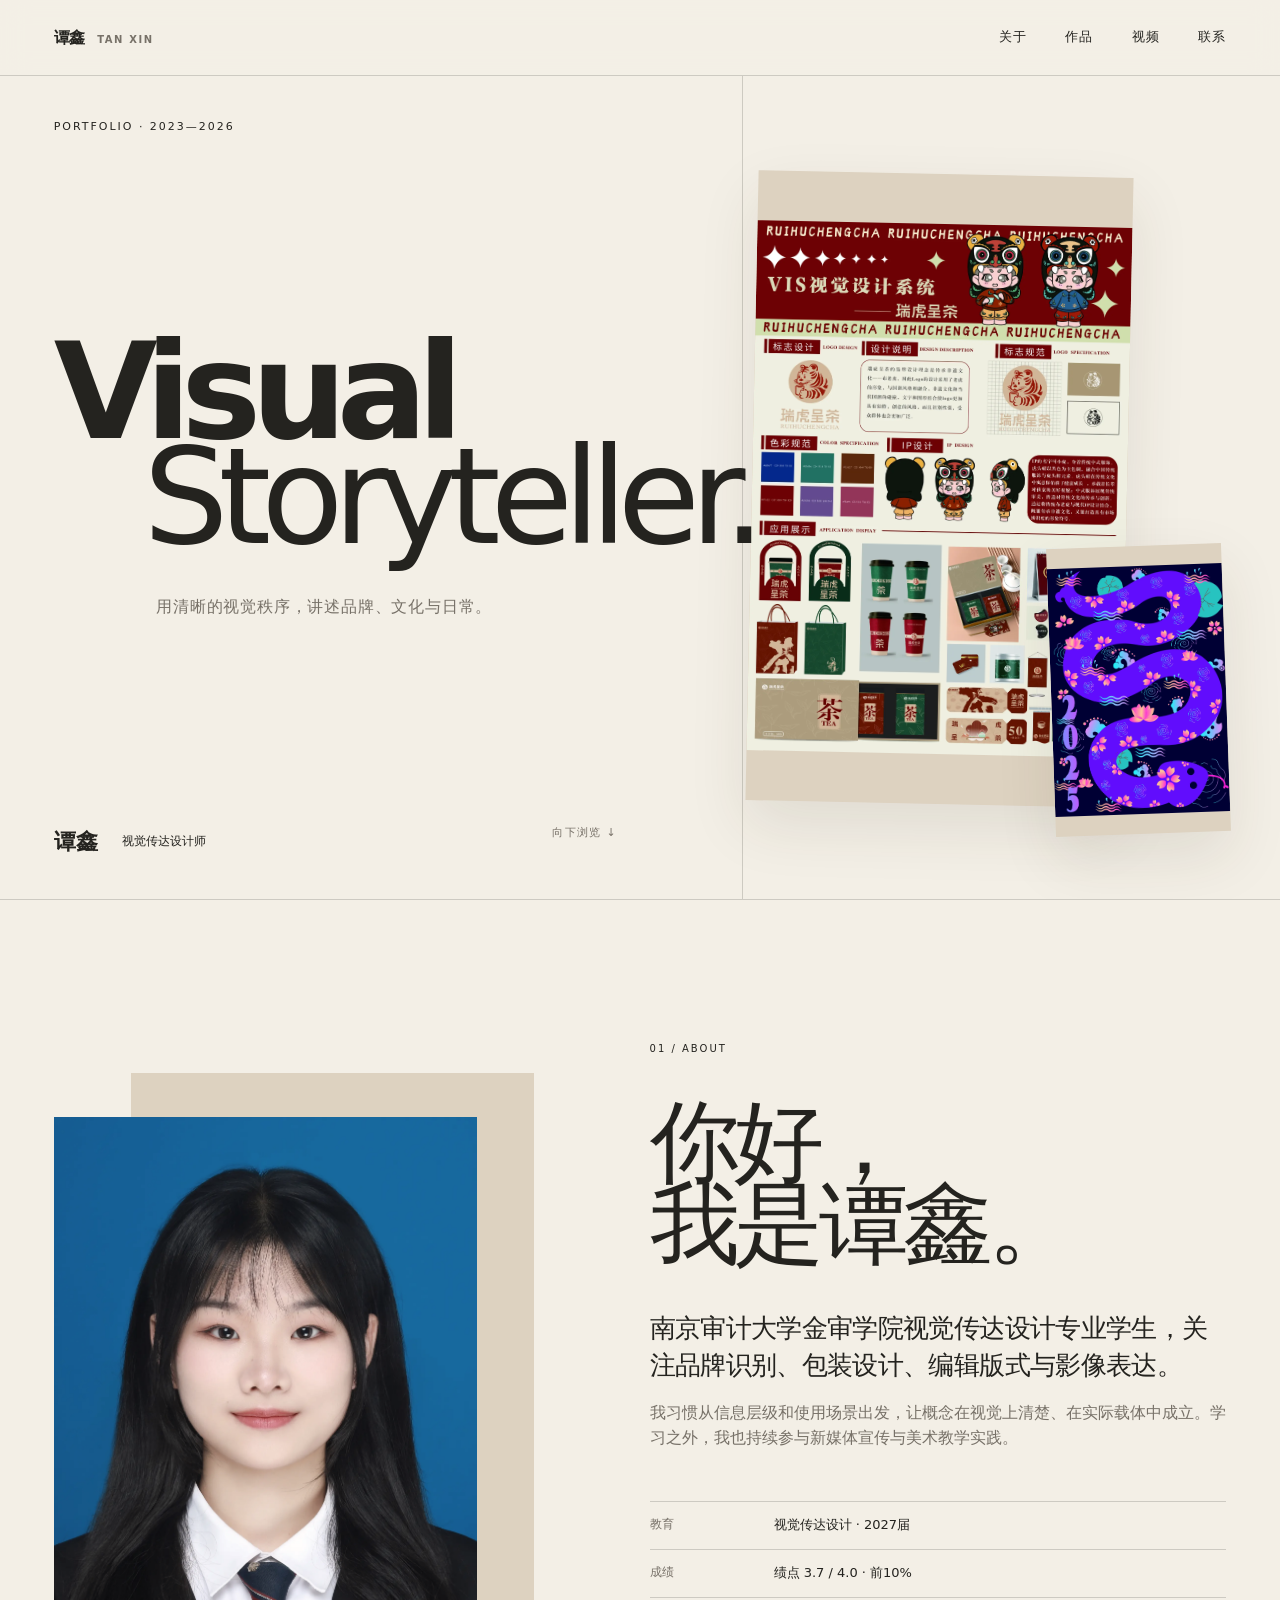
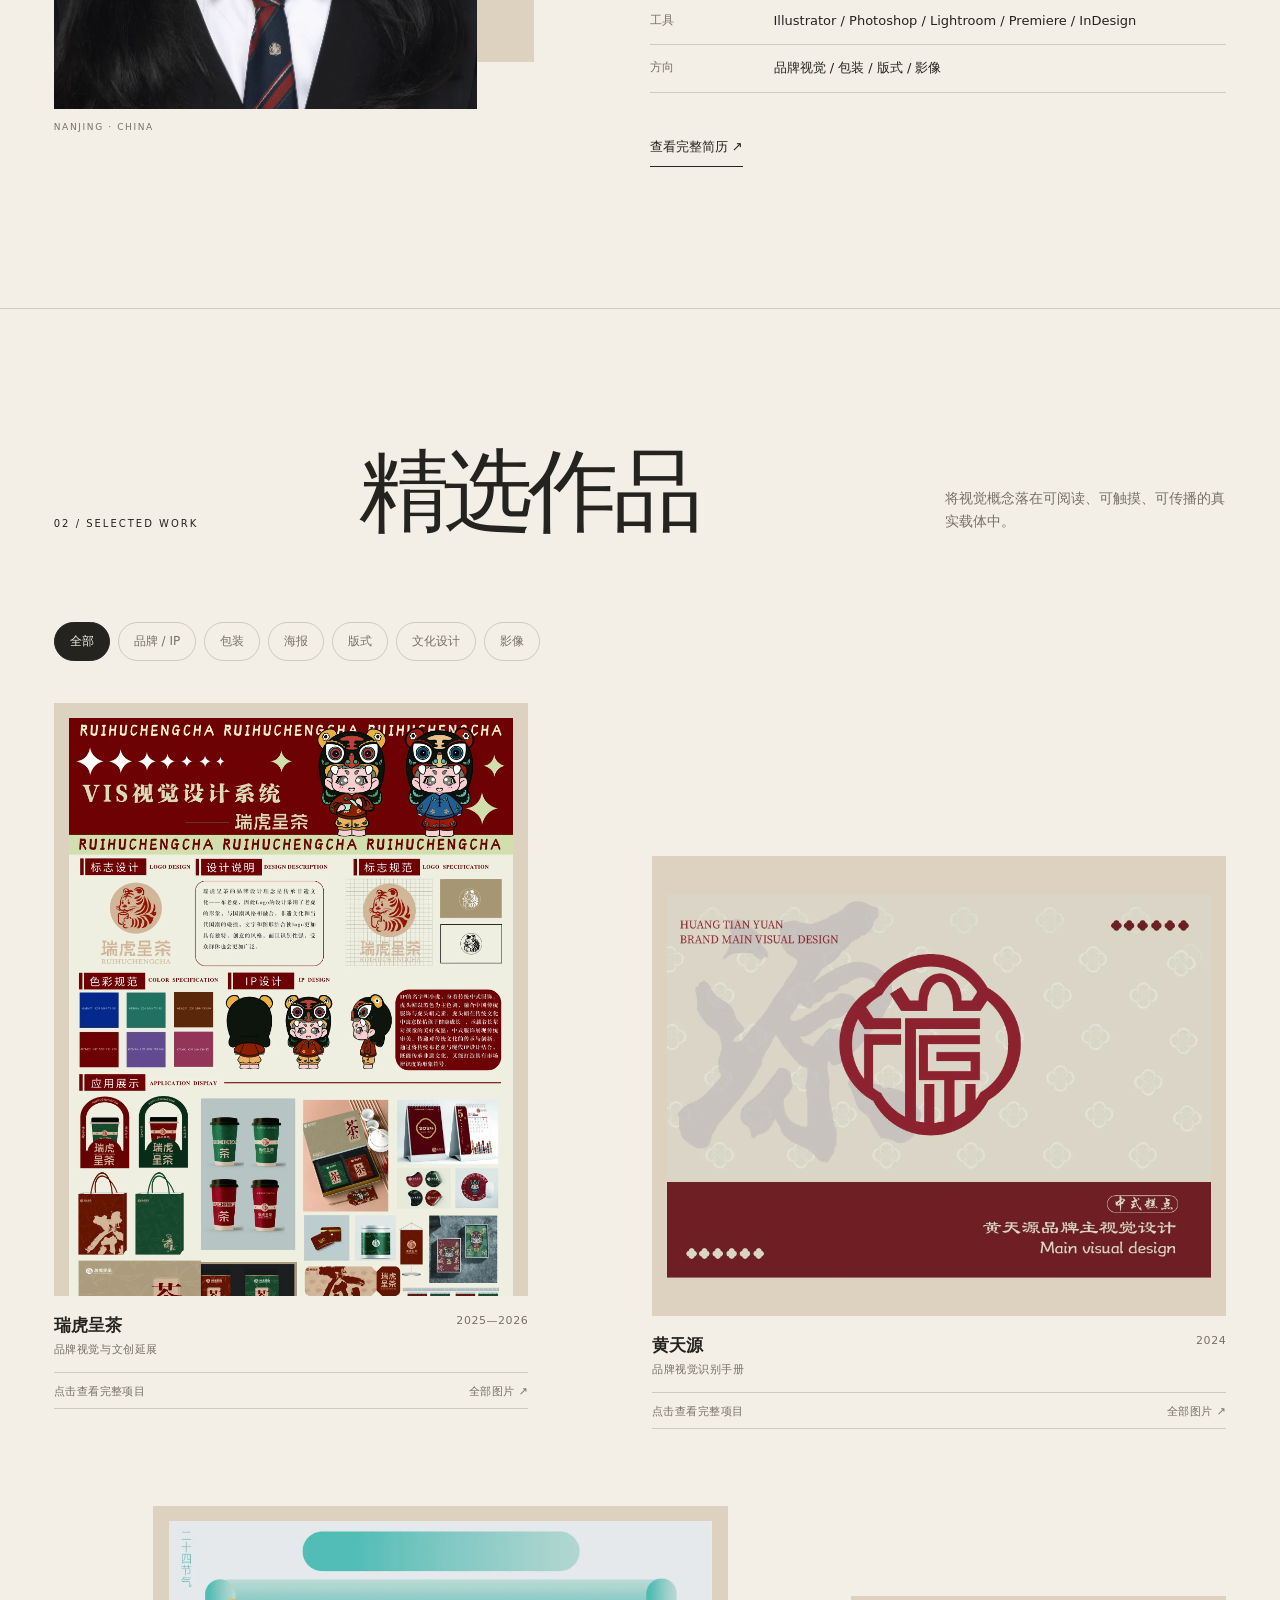
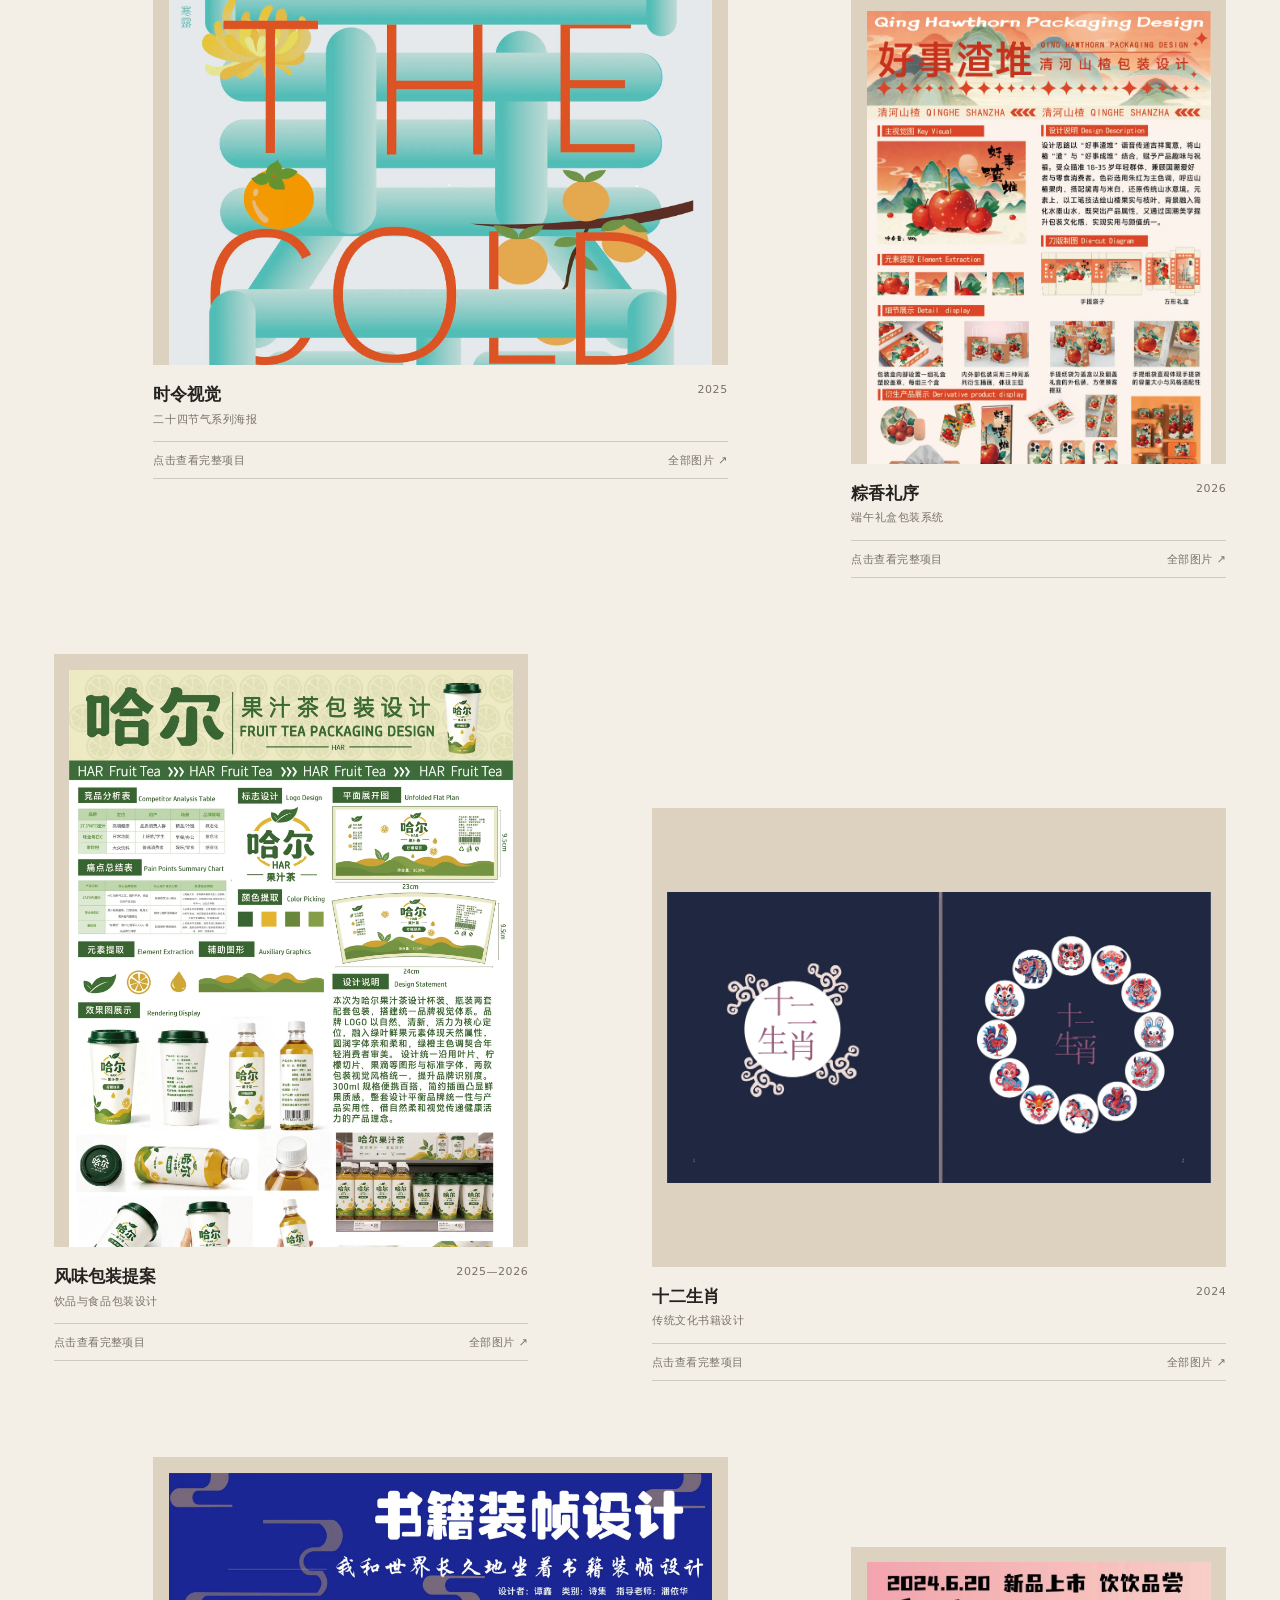
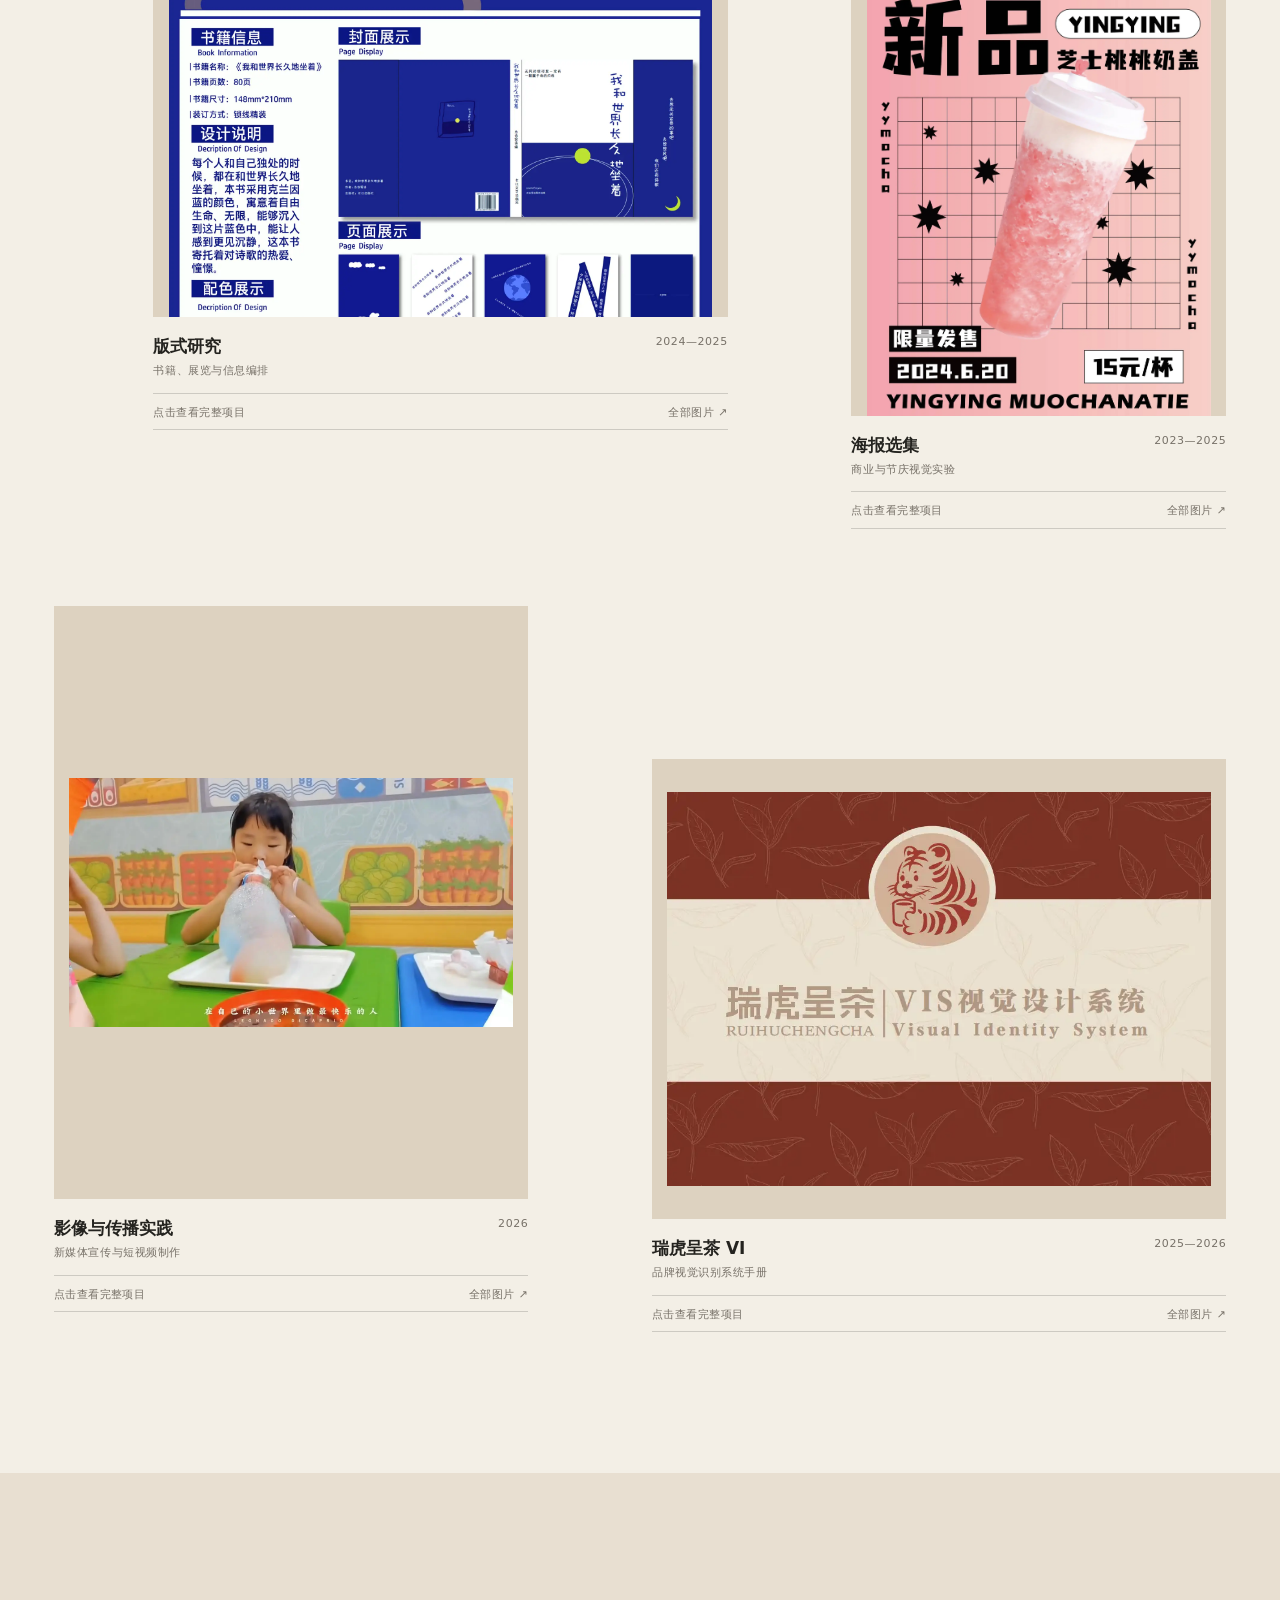
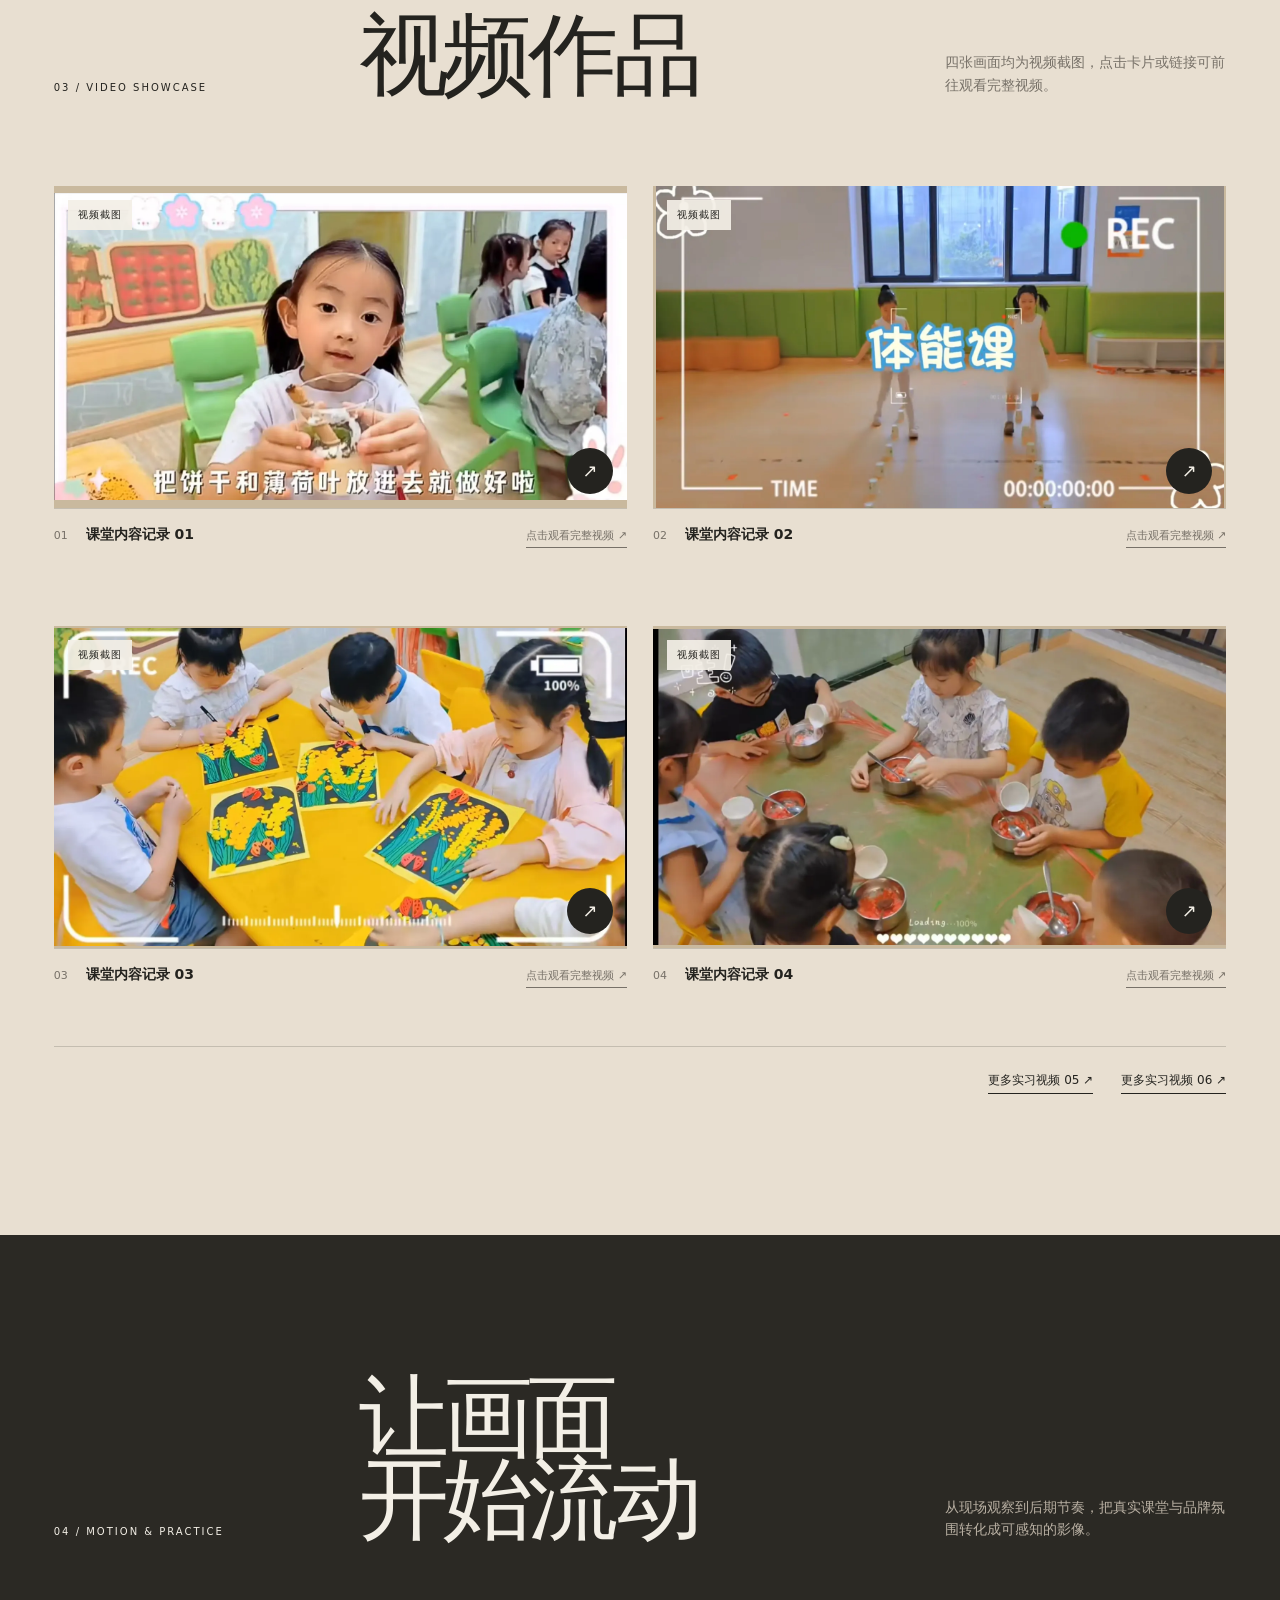
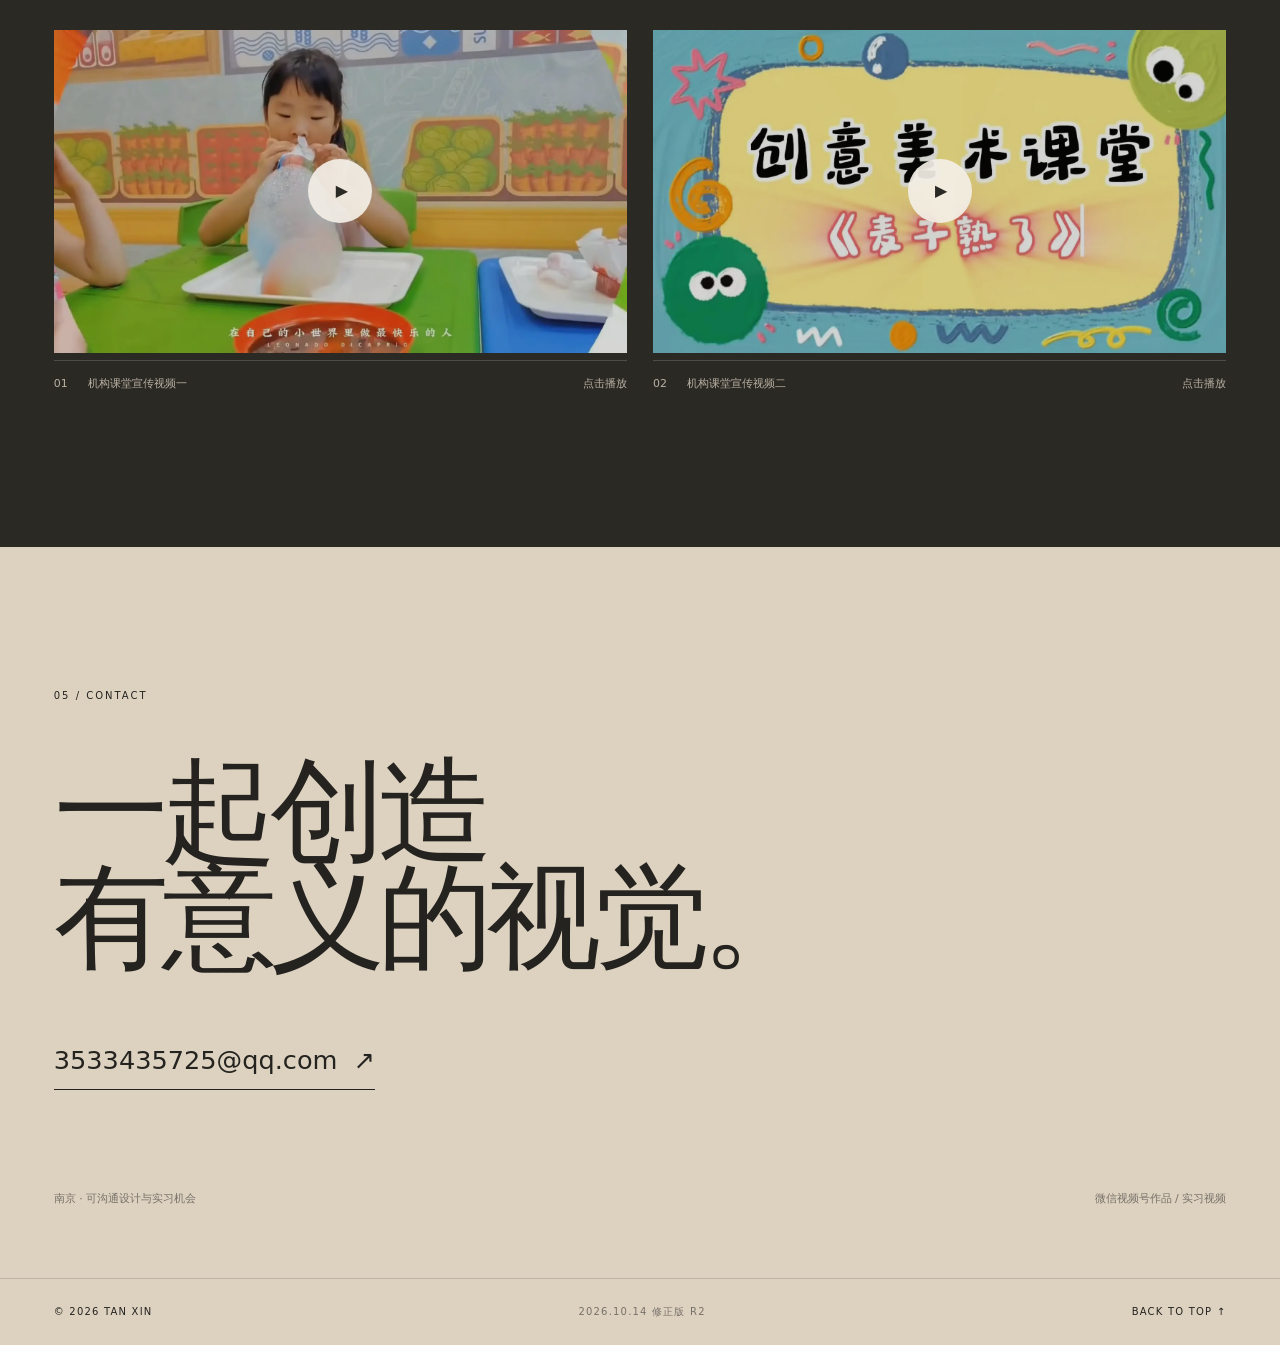
<file: index.html>
<!doctype html>
<html lang="zh-CN">
<head>
  <meta charset="utf-8">
  <meta name="viewport" content="width=device-width, initial-scale=1">
  <meta name="description" content="谭鑫，视觉传达设计师。品牌、包装、平面视觉与影像作品集。">
  <meta name="theme-color" content="#eee8dc">
  <title>谭鑫｜视觉传达设计作品集</title>
  <link rel="stylesheet" href="assets/css/styles.css">
</head>
<body data-build="2026.10.14-r2">
  <a class="skip-link" href="#main">跳至主要内容</a>
  <header class="site-header" data-header>
    <a class="brand-mark" href="#home" aria-label="返回首页">
      <span>谭鑫</span><span class="brand-mark__en">TAN XIN</span>
    </a>
    <button class="menu-toggle" type="button" aria-expanded="false" aria-controls="site-nav">
      <span class="sr-only">打开导航</span><span></span><span></span>
    </button>
    <nav id="site-nav" class="site-nav" aria-label="主导航">
      <a href="#about">关于</a>
      <a href="#works">作品</a>
      <a href="#video-showcase">视频</a>
      <a href="#contact">联系</a>
    </nav>
  </header>

  <main id="main">
    <section id="home" class="hero" aria-labelledby="hero-title">
      <div class="hero__eyebrow">PORTFOLIO · 2023—2026</div>
      <div class="hero__copy">
        <h1 id="hero-title"><span>Visual</span><span>Storyteller.</span></h1>
        <p>用清晰的视觉秩序，讲述品牌、文化与日常。</p>
      </div>
      <figure class="hero__art hero__art--primary">
        <img src="assets/images/other-08.webp" alt="瑞虎呈茶品牌视觉设计" width="2400" height="3394" fetchpriority="high">
      </figure>
      <figure class="hero__art hero__art--secondary" aria-hidden="true">
        <img src="assets/images/posters-01.webp" alt="" width="1698" height="2400">
      </figure>
      <div class="hero__identity">
        <span>谭鑫</span>
        <span>视觉传达设计师</span>
      </div>
      <a class="scroll-cue" href="#about">向下浏览 <span aria-hidden="true">↓</span></a>
    </section>

    <section id="about" class="section about-section" aria-labelledby="about-title">
      <div class="about-portrait">
        <img src="assets/images/profile-01.webp" alt="谭鑫证件照" width="1714" height="2400" loading="eager">
        <span class="portrait-note">NANJING · CHINA</span>
      </div>
      <div class="about-copy">
        <p class="section-kicker">01 / ABOUT</p>
        <h2 id="about-title">你好，<br>我是谭鑫。</h2>
        <p class="about-lead">南京审计大学金审学院视觉传达设计专业学生，关注品牌识别、包装设计、编辑版式与影像表达。</p>
        <p>我习惯从信息层级和使用场景出发，让概念在视觉上清楚、在实际载体中成立。学习之外，我也持续参与新媒体宣传与美术教学实践。</p>
        <dl class="about-facts">
          <div><dt>教育</dt><dd>视觉传达设计 · 2027届</dd></div>
          <div><dt>成绩</dt><dd>绩点 3.7 / 4.0 · 前10%</dd></div>
          <div><dt>工具</dt><dd>Illustrator / Photoshop / Lightroom / Premiere / InDesign</dd></div>
          <div><dt>方向</dt><dd>品牌视觉 / 包装 / 版式 / 影像</dd></div>
        </dl>
        <button class="text-button" type="button" data-preview-src="assets/images/profile-02.webp" data-preview-alt="谭鑫个人简历">查看完整简历 <span aria-hidden="true">↗</span></button>
      </div>
    </section>

    <section id="works" class="section works-section" aria-labelledby="works-title">
      <header class="section-heading">
        <p class="section-kicker">02 / SELECTED WORK</p>
        <h2 id="works-title">精选作品</h2>
        <p>将视觉概念落在可阅读、可触摸、可传播的真实载体中。</p>
      </header>
      <div class="filters" data-filters aria-label="作品分类"></div>
      <div class="project-grid" data-project-grid aria-live="polite"></div>
    </section>

    <section id="video-showcase" class="section video-showcase" aria-labelledby="video-showcase-title">
      <header class="section-heading">
        <p class="section-kicker">03 / VIDEO SHOWCASE</p>
        <h2 id="video-showcase-title">视频作品</h2>
        <p>四张画面均为视频截图，点击卡片或链接可前往观看完整视频。</p>
      </header>
      <div class="linked-video-grid" data-video-showcase-grid></div>
      <div class="extra-video-links" data-extra-video-links aria-label="更多完整视频"></div>
    </section>

    <section id="motion" class="section motion-section" aria-labelledby="motion-title">
      <header class="section-heading section-heading--light">
        <p class="section-kicker">04 / MOTION &amp; PRACTICE</p>
        <h2 id="motion-title">让画面<br>开始流动</h2>
        <p>从现场观察到后期节奏，把真实课堂与品牌氛围转化成可感知的影像。</p>
      </header>
      <div class="motion-grid" data-motion-grid></div>
    </section>

    <section id="contact" class="contact-section" aria-labelledby="contact-title">
      <p class="section-kicker">05 / CONTACT</p>
      <h2 id="contact-title">一起创造<br>有意义的视觉。</h2>
      <a class="email-link" href="mailto:3533435725@qq.com">3533435725@qq.com <span aria-hidden="true">↗</span></a>
      <div class="contact-meta">
        <span>南京 · 可沟通设计与实习机会</span>
        <a href="#video-showcase">微信视频号作品 / 实习视频</a>
      </div>
    </section>
  </main>

  <footer class="site-footer">
    <span>© 2026 TAN XIN</span>
    <span class="site-footer__build">2026.10.14 修正版 R2</span>
    <a href="#home">BACK TO TOP ↑</a>
  </footer>

  <dialog class="project-dialog" data-project-dialog aria-labelledby="project-dialog-title">
    <button class="dialog-close" type="button" data-close-dialog aria-label="关闭项目详情">×</button>
    <div class="project-dialog__content" data-project-dialog-content></div>
  </dialog>

  <dialog class="media-dialog" data-media-dialog aria-label="媒体预览">
    <button class="dialog-close dialog-close--floating" type="button" data-close-media aria-label="关闭预览">×</button>
    <div class="media-dialog__stage" data-media-stage></div>
  </dialog>

  <noscript>
    <section class="noscript-note"><h2>谭鑫｜视觉传达设计师</h2><p>请启用 JavaScript 浏览完整作品。联系邮箱：3533435725@qq.com</p></section>
  </noscript>
  <script src="assets/js/projects.js" defer></script>
  <script src="assets/js/app.js" defer></script>
</body>
</html>
</file>
<file: assets/css/styles.css>
:root {
  --paper: #f3efe6;
  --sand: #ddd2c0;
  --sand-deep: #c9b99e;
  --ink: #24231f;
  --muted: #777168;
  --accent: #8b4e34;
  --line: rgba(36, 35, 31, 0.18);
  --dark: #2b2924;
  --white: #fffdf8;
  --gutter: clamp(22px, 4.2vw, 72px);
  --radius: 3px;
}

*, *::before, *::after { box-sizing: border-box; }
html { scroll-behavior: smooth; }
body {
  margin: 0;
  color: var(--ink);
  background: var(--paper);
  font-family: "Microsoft YaHei", "SimHei", "Noto Sans SC", ui-sans-serif, system-ui, sans-serif;
  font-size: 16px;
  line-height: 1.6;
  text-rendering: optimizeLegibility;
}
body.is-dialog-open, body.is-menu-open { overflow: hidden; }
img, video { display: block; width: 100%; }
button, a { color: inherit; font: inherit; }
button { border: 0; }
a { text-decoration: none; }

.sr-only {
  position: absolute;
  width: 1px;
  height: 1px;
  padding: 0;
  margin: -1px;
  overflow: hidden;
  clip: rect(0, 0, 0, 0);
  white-space: nowrap;
  border: 0;
}

.skip-link {
  position: fixed;
  left: 16px;
  top: -80px;
  z-index: 1000;
  padding: 10px 16px;
  background: var(--ink);
  color: var(--white);
  transition: top 180ms ease;
}
.skip-link:focus { top: 16px; }
:focus-visible { outline: 2px solid var(--accent); outline-offset: 4px; }

.site-header {
  position: fixed;
  inset: 0 0 auto;
  z-index: 100;
  height: 76px;
  display: flex;
  align-items: center;
  justify-content: space-between;
  padding: 0 var(--gutter);
  border-bottom: 1px solid var(--line);
  background: color-mix(in srgb, var(--paper) 88%, transparent);
  backdrop-filter: blur(14px);
}
.brand-mark { display: flex; align-items: baseline; gap: 12px; font-weight: 750; letter-spacing: -.02em; }
.brand-mark__en { color: var(--muted); font-size: 10px; font-weight: 600; letter-spacing: .16em; }
.site-nav { display: flex; align-items: center; gap: clamp(22px, 3vw, 48px); }
.site-nav a { position: relative; font-size: 13px; letter-spacing: .08em; }
.site-nav a::after {
  content: "";
  position: absolute;
  inset: auto 0 -7px;
  height: 1px;
  background: currentColor;
  transform: scaleX(0);
  transform-origin: right;
  transition: transform 220ms ease;
}
.site-nav a:hover::after { transform: scaleX(1); transform-origin: left; }
.menu-toggle { display: none; background: transparent; width: 44px; height: 44px; padding: 12px 7px; }
.menu-toggle > span:not(.sr-only) { display: block; height: 1px; margin: 6px 0; background: var(--ink); transition: transform 180ms ease; }

.hero {
  min-height: 100svh;
  padding: 118px var(--gutter) 40px;
  display: grid;
  grid-template-columns: repeat(12, 1fr);
  grid-template-rows: auto 1fr auto;
  gap: 24px;
  position: relative;
  overflow: hidden;
  border-bottom: 1px solid var(--line);
}
.hero::before {
  content: "";
  position: absolute;
  inset: 76px auto 0 58%;
  width: 1px;
  background: var(--line);
}
.hero__eyebrow { grid-column: 1 / 5; font-size: 11px; letter-spacing: .18em; }
.hero__copy { grid-column: 1 / 8; grid-row: 2; z-index: 3; align-self: center; }
.hero h1 {
  margin: 0;
  font-size: clamp(72px, 10.5vw, 178px);
  line-height: .78;
  font-weight: 600;
  letter-spacing: -.075em;
}
.hero h1 span { display: block; }
.hero h1 span:last-child { margin-left: clamp(26px, 7vw, 120px); font-weight: 400; }
.hero__copy > p { max-width: 360px; margin: 44px 0 0 clamp(30px, 8vw, 140px); color: var(--muted); letter-spacing: .05em; }
.hero__art { margin: 0; overflow: hidden; background: var(--sand); box-shadow: 0 24px 60px rgba(57, 45, 34, .10); }
.hero__art img { height: 100%; object-fit: contain; transition: filter 300ms ease; }
.hero__art:hover img { filter: saturate(.92); }
.hero__art--primary {
  grid-column: 8 / 12;
  grid-row: 1 / 4;
  height: min(70vh, 760px);
  align-self: center;
  transform: rotate(1.2deg);
}
.hero__art--secondary {
  grid-column: 11 / 13;
  grid-row: 2;
  z-index: 2;
  height: 32vh;
  align-self: end;
  transform: translateY(34px) rotate(-2deg);
}
.hero__identity { grid-column: 1 / 5; grid-row: 3; display: flex; gap: 24px; align-items: center; font-size: 12px; }
.hero__identity span:first-child { font-size: 22px; font-weight: 700; }
.scroll-cue { grid-column: 6 / 8; grid-row: 3; font-size: 11px; letter-spacing: .12em; color: var(--muted); }

.section { padding: clamp(90px, 11vw, 170px) var(--gutter); }
.section-heading { display: grid; grid-template-columns: 1fr 2fr 1fr; align-items: end; gap: 24px; margin-bottom: clamp(52px, 7vw, 110px); }
.section-kicker { margin: 0; font-size: 10px; letter-spacing: .2em; text-transform: uppercase; }
.section-heading h2, .about-copy h2, .contact-section h2 {
  margin: 0;
  font-size: clamp(48px, 7vw, 112px);
  line-height: .92;
  font-weight: 520;
  letter-spacing: -.06em;
}
.section-heading > p:last-child { margin: 0; color: var(--muted); font-size: 14px; }

.filters { display: flex; flex-wrap: wrap; gap: 8px; margin-bottom: 42px; }
.filters button {
  padding: 9px 15px;
  border: 1px solid var(--line);
  border-radius: 999px;
  background: transparent;
  color: var(--muted);
  cursor: pointer;
  font-size: 12px;
  transition: 180ms ease;
}
.filters button:hover, .filters button.is-active { background: var(--ink); color: var(--paper); border-color: var(--ink); }

.project-grid { display: grid; grid-template-columns: repeat(12, 1fr); gap: clamp(36px, 6vw, 96px) 24px; align-items: start; }
.project-card { grid-column: span 5; }
.project-card--2 { grid-column: 7 / span 6; padding-top: 12vw; }
.project-card--3 { grid-column: 2 / span 6; }
.project-card--4 { grid-column: 9 / span 4; padding-top: 7vw; }
.project-card__button { width: 100%; padding: 0; text-align: left; background: transparent; cursor: pointer; }
.project-card__image { display: grid; place-items: center; overflow: hidden; padding: clamp(10px, 1.2vw, 20px); background: var(--sand); aspect-ratio: 4 / 5; }
.project-card--2 .project-card__image, .project-card--3 .project-card__image { aspect-ratio: 5 / 4; }
.project-card__image img { height: 100%; object-fit: contain; transition: filter 300ms ease; }
.project-card__button:hover img { filter: saturate(.9); }
.project-card__meta { display: flex; justify-content: space-between; align-items: flex-start; gap: 20px; padding-top: 15px; border-top: 1px solid transparent; }
.project-card__meta > span:first-child { display: grid; gap: 2px; }
.project-card__meta strong { font-size: 17px; font-weight: 620; }
.project-card__meta small, .project-card__year { color: var(--muted); font-size: 11px; letter-spacing: .05em; }
.project-card__cta { display: flex; justify-content: space-between; gap: 16px; margin-top: 13px; padding: 10px 0 8px; border-top: 1px solid var(--line); border-bottom: 1px solid var(--line); color: var(--muted); font-size: 11px; letter-spacing: .04em; }
.project-card__button:hover .project-card__cta { color: var(--ink); }

[data-reveal] { opacity: 1; transform: none; }

.motion-section { background: var(--dark); color: var(--paper); }
.section-heading--light > p:last-child { color: #b9b0a3; }
.motion-grid { display: grid; grid-template-columns: 1fr 1fr; gap: 26px; }
.motion-card__button { position: relative; width: 100%; padding: 0; background: #171612; cursor: pointer; overflow: hidden; aspect-ratio: 16 / 9; }
.motion-card__button img { height: 100%; object-fit: contain; opacity: .82; transition: opacity 300ms ease; }
.motion-card__button:hover img { opacity: 1; }
.play-badge {
  position: absolute;
  left: 50%;
  top: 50%;
  display: grid;
  place-items: center;
  width: 64px;
  aspect-ratio: 1;
  border-radius: 50%;
  background: rgba(243, 239, 230, .92);
  color: var(--dark);
  transform: translate(-50%, -50%);
  font-size: 16px;
  padding-left: 3px;
}
.motion-card__meta { display: grid; grid-template-columns: auto 1fr auto; gap: 20px; padding: 14px 0; border-top: 1px solid rgba(243,239,230,.18); font-size: 11px; color: #b9b0a3; }

.about-section { min-height: 100svh; display: grid; grid-template-columns: 5fr 6fr; gap: clamp(50px, 9vw, 150px); align-items: center; border-bottom: 1px solid var(--line); }
.about-portrait { position: relative; max-width: 560px; padding: 9% 12% 0 0; }
.about-portrait::before { content: ""; position: absolute; inset: 0 0 11% 16%; background: var(--sand); z-index: -1; }
.about-portrait img { width: 100%; height: auto; object-fit: contain; filter: saturate(.82) sepia(.06); }
.portrait-note { display: block; margin-top: 11px; color: var(--muted); font-size: 9px; letter-spacing: .18em; }
.about-copy .section-kicker { margin-bottom: 44px; }
.about-lead { max-width: 640px; margin: 44px 0 16px; font-size: clamp(20px, 2vw, 29px); line-height: 1.45; letter-spacing: -.025em; }
.about-copy > p:not(.section-kicker):not(.about-lead) { max-width: 650px; color: var(--muted); }
.about-facts { margin: 50px 0 36px; border-top: 1px solid var(--line); }
.about-facts > div { display: grid; grid-template-columns: 100px 1fr; gap: 24px; padding: 13px 0; border-bottom: 1px solid var(--line); }
.about-facts dt { color: var(--muted); font-size: 12px; }
.about-facts dd { margin: 0; font-size: 13px; }
.text-button { padding: 8px 0; border-bottom: 1px solid currentColor; background: transparent; cursor: pointer; font-size: 13px; }

.video-showcase { background: #e8dfd1; }
.linked-video-grid { display: grid; grid-template-columns: repeat(2, minmax(0, 1fr)); gap: clamp(38px, 5vw, 78px) 26px; }
.linked-video-card__image { position: relative; display: block; overflow: hidden; aspect-ratio: 16 / 9; background: var(--sand-deep); }
.linked-video-card__image img { width: 100%; height: 100%; object-fit: contain; transition: filter 300ms ease; }
.linked-video-card__image:hover img { filter: saturate(.88); }
.linked-video-card__badge { position: absolute; left: 14px; top: 14px; padding: 7px 10px; background: rgba(243, 239, 230, .92); font-size: 10px; letter-spacing: .1em; }
.linked-video-card__play { position: absolute; right: 14px; bottom: 14px; display: grid; place-items: center; width: 46px; aspect-ratio: 1; border-radius: 50%; background: var(--ink); color: var(--paper); font-size: 18px; }
.linked-video-card__meta { display: grid; grid-template-columns: auto 1fr auto; gap: 18px; align-items: baseline; padding: 14px 0; border-top: 1px solid var(--line); }
.linked-video-card__meta span, .linked-video-card__meta a { color: var(--muted); font-size: 11px; }
.linked-video-card__meta strong { font-size: 14px; font-weight: 600; }
.linked-video-card__meta a { padding-bottom: 2px; border-bottom: 1px solid currentColor; }
.extra-video-links { display: flex; justify-content: flex-end; flex-wrap: wrap; gap: 12px 28px; margin-top: 44px; padding-top: 24px; border-top: 1px solid var(--line); }
.extra-video-links a { padding-bottom: 3px; border-bottom: 1px solid currentColor; font-size: 12px; }

.contact-section { padding: clamp(90px, 11vw, 170px) var(--gutter) 70px; background: var(--sand); }
.contact-section .section-kicker { margin-bottom: 54px; }
.contact-section h2 { max-width: 1000px; font-size: clamp(54px, 9vw, 148px); }
.email-link { display: inline-flex; gap: 16px; align-items: center; margin-top: 70px; padding-bottom: 8px; border-bottom: 1px solid currentColor; font-size: clamp(18px, 2vw, 30px); }
.contact-meta { display: flex; justify-content: space-between; gap: 20px; margin-top: 100px; color: var(--muted); font-size: 11px; }
.site-footer { display: flex; justify-content: space-between; gap: 20px; padding: 25px var(--gutter); background: var(--sand); border-top: 1px solid rgba(36,35,31,.16); font-size: 10px; letter-spacing: .12em; }
.site-footer__build { color: var(--muted); }

dialog { border: 0; padding: 0; color: var(--ink); background: var(--paper); }
dialog::backdrop { background: rgba(20, 19, 16, .74); backdrop-filter: blur(5px); }
.dialog-close {
  position: sticky;
  top: 18px;
  float: right;
  z-index: 10;
  width: 48px;
  aspect-ratio: 1;
  margin: 18px 18px 0 0;
  border-radius: 50%;
  background: var(--ink);
  color: var(--paper);
  cursor: pointer;
  font-size: 28px;
  line-height: 1;
}
.project-dialog { width: min(1320px, calc(100vw - 44px)); max-width: none; max-height: calc(100vh - 44px); }
.project-dialog__content { padding: clamp(50px, 7vw, 100px); }
.project-detail__header { display: grid; grid-template-columns: 1fr 2fr 1fr; gap: 30px; align-items: start; margin-bottom: 70px; }
.project-detail__header p { margin: 0; color: var(--muted); font-size: 12px; }
.project-detail__header h2 { margin: 0; font-size: clamp(50px, 7vw, 100px); line-height: .9; letter-spacing: -.06em; font-weight: 520; }
.project-detail__intro { display: grid; gap: 20px; }
.project-detail__intro .project-detail__hint { padding-top: 12px; border-top: 1px solid var(--line); color: var(--ink); font-size: 11px; letter-spacing: .05em; }
.project-detail__media { display: grid; gap: 24px; }
.project-media { position: relative; width: 100%; padding: 0; background: var(--sand); cursor: zoom-in; }
.project-media img { max-height: 84vh; object-fit: contain; }
.project-media--long img { width: min(100%, 1100px); max-height: none; height: auto; margin: 0 auto; }
.project-media .play-badge { width: 70px; }
.media-dialog { width: min(94vw, 1500px); max-width: none; height: min(92vh, 980px); max-height: none; overflow: hidden; background: #161512; }
.dialog-close--floating { position: absolute; right: 0; color: var(--ink); background: var(--paper); }
.media-dialog__stage { display: grid; place-items: center; width: 100%; height: 100%; padding: 20px; }
.media-dialog__stage img, .media-dialog__stage video { max-width: 100%; max-height: 100%; width: auto; height: auto; object-fit: contain; }
.media-dialog--scrollable .media-dialog__stage { display: block; overflow-y: auto; overscroll-behavior: contain; -webkit-overflow-scrolling: touch; }
.media-dialog--scrollable .media-dialog__stage img { display: block; width: auto; max-width: 100%; height: auto; max-height: none; margin: 0 auto; }
.noscript-note { padding: 40px var(--gutter); background: #fff3cd; }

@media (max-width: 900px) {
  .site-header { height: 68px; }
  .menu-toggle { display: block; position: relative; z-index: 102; cursor: pointer; }
  .site-nav {
    position: fixed;
    inset: 0;
    z-index: 101;
    display: flex;
    flex-direction: column;
    align-items: flex-start;
    justify-content: center;
    gap: 20px;
    padding: var(--gutter);
    background: var(--paper);
    visibility: hidden;
    opacity: 0;
    transition: opacity 180ms ease, visibility 180ms ease;
  }
  .site-nav.is-open { visibility: visible; opacity: 1; }
  .site-nav a { font-size: clamp(36px, 9vw, 68px); line-height: 1.1; }
  .menu-toggle[aria-expanded="true"] > span:nth-last-child(2) { transform: translateY(3.5px) rotate(45deg); }
  .menu-toggle[aria-expanded="true"] > span:last-child { transform: translateY(-3.5px) rotate(-45deg); }
  .hero { min-height: 880px; grid-template-rows: auto auto 1fr auto; padding-top: 104px; }
  .hero::before { left: 50%; top: 68px; }
  .hero__eyebrow { grid-column: 1 / 8; }
  .hero__copy { grid-column: 1 / 13; grid-row: 2; }
  .hero__copy > p { margin: 30px 0 0; }
  .hero__art--primary { grid-column: 5 / 12; grid-row: 3; height: 52vh; min-height: 430px; }
  .hero__art--secondary { grid-column: 1 / 5; grid-row: 3; height: 29vh; align-self: end; }
  .hero__identity { grid-column: 1 / 7; grid-row: 4; }
  .scroll-cue { grid-column: 9 / 13; grid-row: 4; text-align: right; }
  .section-heading { grid-template-columns: 1fr 2fr; }
  .section-heading > p:last-child { grid-column: 2; }
  .project-card, .project-card--2, .project-card--3, .project-card--4 { grid-column: span 6; padding-top: 0; }
  .project-card--2, .project-card--3 { margin-top: 80px; }
  .about-section { grid-template-columns: 1fr 1fr; gap: 40px; }
  .project-detail__header { grid-template-columns: 1fr 2fr; }
  .project-detail__intro { grid-column: 2; }
}

@media (max-width: 640px) {
  :root { --gutter: 20px; }
  .brand-mark__en { display: none; }
  .hero { min-height: 780px; gap: 14px; padding-top: 96px; }
  .hero__eyebrow { grid-column: 1 / 13; }
  .hero h1 { font-size: clamp(62px, 20vw, 96px); line-height: .82; }
  .hero h1 span:last-child { margin-left: 9vw; }
  .hero__copy > p { max-width: 240px; font-size: 13px; }
  .hero__art--primary { grid-column: 4 / 13; height: 44vh; min-height: 340px; }
  .hero__art--secondary { grid-column: 1 / 6; height: 23vh; transform: translateY(15px) rotate(-2deg); }
  .hero__identity { grid-column: 1 / 9; gap: 12px; }
  .hero__identity span:first-child { font-size: 18px; }
  .hero__identity span:last-child { font-size: 10px; }
  .scroll-cue { display: none; }
  .section { padding-top: 88px; padding-bottom: 88px; }
  .section-heading { display: block; margin-bottom: 52px; }
  .section-heading h2 { margin: 18px 0 24px; }
  .filters { gap: 6px; overflow-x: auto; flex-wrap: nowrap; padding-bottom: 8px; }
  .filters button { flex: 0 0 auto; }
  .project-grid { display: block; }
  .project-card, .project-card--2, .project-card--3, .project-card--4 { margin: 0 0 52px; }
  .project-card__image, .project-card--2 .project-card__image, .project-card--3 .project-card__image { aspect-ratio: 4 / 5; }
  .motion-grid { grid-template-columns: 1fr; gap: 44px; }
  .linked-video-grid { grid-template-columns: 1fr; gap: 42px; }
  .linked-video-card__meta { grid-template-columns: auto 1fr; }
  .linked-video-card__meta a { grid-column: 2; justify-self: start; }
  .extra-video-links { justify-content: flex-start; }
  .play-badge { width: 54px; }
  .about-section { grid-template-columns: 1fr; }
  .about-portrait { width: 82%; }
  .about-copy .section-kicker { margin-bottom: 22px; }
  .about-lead { margin-top: 30px; }
  .about-facts > div { grid-template-columns: 78px 1fr; gap: 12px; }
  .contact-section .section-kicker { margin-bottom: 30px; }
  .contact-section h2 { font-size: clamp(52px, 17vw, 78px); }
  .email-link { margin-top: 46px; font-size: 17px; }
  .contact-meta { flex-direction: column; margin-top: 70px; }
  .site-footer { flex-wrap: wrap; }
  .site-footer__build { order: 3; width: 100%; }
  .project-dialog { width: 100vw; height: 100vh; max-height: none; }
  .project-dialog__content { padding: 78px 20px 40px; }
  .project-detail__header { display: block; margin-bottom: 44px; }
  .project-detail__header h2 { margin: 12px 0 28px; }
  .media-dialog { width: 100vw; height: 100vh; }
  .media-dialog__stage { padding: 54px 8px 10px; }
  .dialog-close { top: 10px; margin: 10px 10px 0 0; width: 42px; }
}

@media (prefers-reduced-motion: reduce) {
  *, *::before, *::after { scroll-behavior: auto !important; transition-duration: .01ms !important; animation-duration: .01ms !important; animation-iteration-count: 1 !important; }
  [data-reveal] { opacity: 1; transform: none; }
}
</file>
